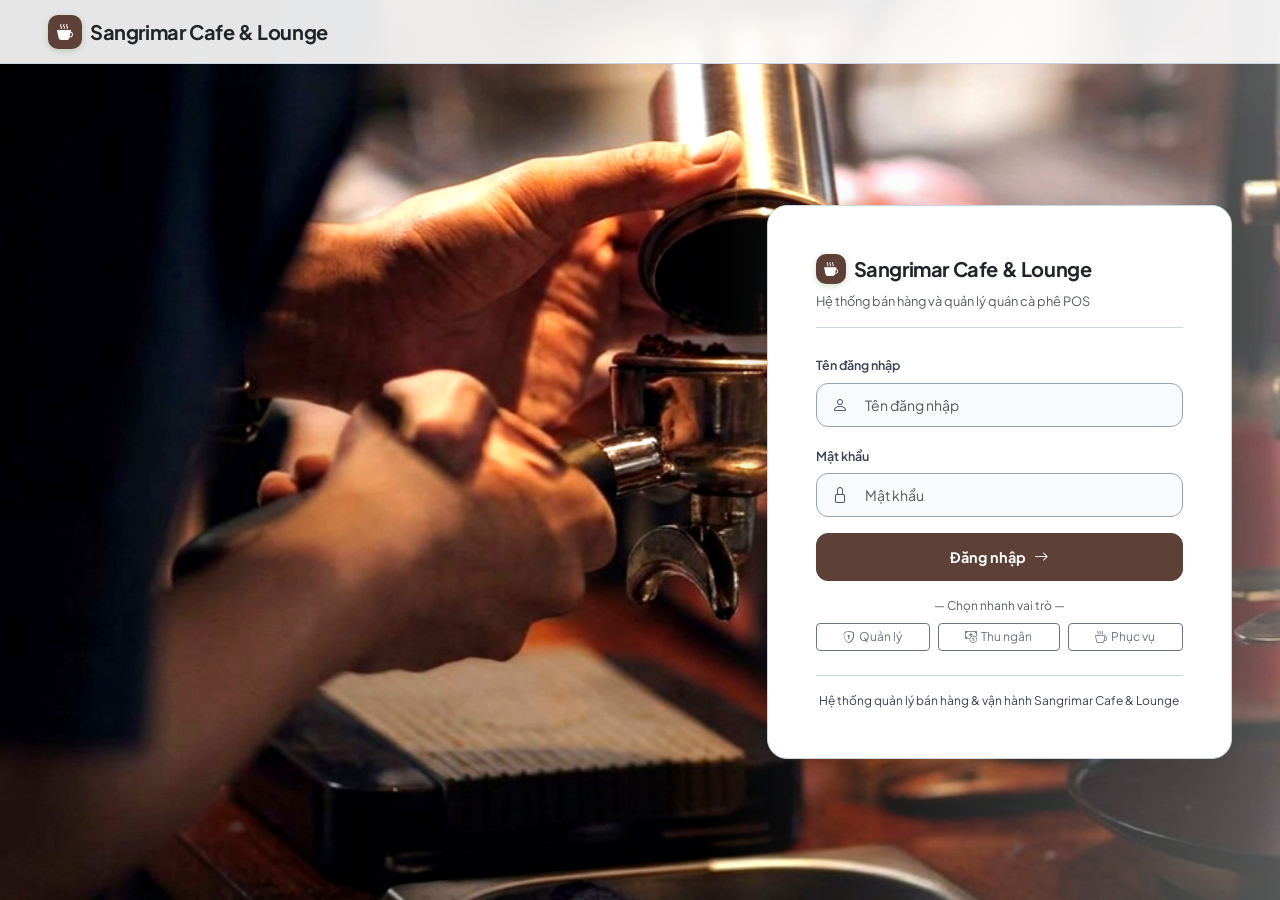
<file: 02_SourceCode_WebJava_Prototype/src/main/resources/static/index.html>
<!DOCTYPE html>
<html lang="vi">
<head>
  <meta charset="UTF-8" />
  <meta name="viewport" content="width=device-width, initial-scale=1.0" />
  <title>Sangrimar Cafe &amp; Lounge - Đăng nhập</title>
  <link rel="preconnect" href="https://fonts.googleapis.com" />
  <link rel="preconnect" href="https://fonts.gstatic.com" crossorigin />
  <link href="https://fonts.googleapis.com/css2?family=Archivo:wght@600;700&family=JetBrains+Mono:wght@500;700&family=Plus+Jakarta+Sans:wght@400;500;600;700&display=swap" rel="stylesheet" />
  <link href="https://cdn.jsdelivr.net/npm/bootstrap@5.3.3/dist/css/bootstrap.min.css" rel="stylesheet" />
  <link href="https://cdn.jsdelivr.net/npm/bootstrap-icons@1.11.3/font/bootstrap-icons.min.css" rel="stylesheet" />
  <link href="css/mossary.css" rel="stylesheet" />
</head>
<body class="d-flex flex-column min-vh-100 position-relative">
    <div class="login-bg-layer">
    <div id="login-bg-parallax" class="login-bg-parallax">
      <img
        src="assets/Gemini_Generated_Image_ehf4p1ehf4p1ehf4_8bd10c52.png"
        alt="Pha chế cà phê espresso tại quầy"
        referrerpolicy="no-referrer"
      />
    </div>
    <div class="login-bg-veil"></div>
  </div>

    <header class="login-header px-4 px-sm-5 d-flex align-items-center">
    <div class="d-flex align-items-center gap-2">
      <span class="brand-badge"><i class="bi bi-cup-hot-fill"></i></span>
      <span class="font-display fw-bold text-dark fs-5" style="letter-spacing:-0.02em;">Sangrimar Cafe &amp; Lounge</span>
    </div>
  </header>

    <main class="position-relative z-1 flex-grow-1 d-flex align-items-center py-4 py-lg-5">
    <div class="container-xxl px-3 px-sm-5">
      <div class="row g-4 g-lg-5 align-items-center">
        <div class="d-none d-lg-block col-lg-7" aria-hidden="true"></div>

                <div class="col-lg-5">
          <div class="login-card p-4 p-sm-5">
            <div class="pb-3 border-bottom" style="border-color:var(--border-subtle) !important;">
              <div class="d-flex align-items-center gap-2 mb-2">
                <span class="brand-badge" style="width:30px;height:30px;font-size:14px;"><i class="bi bi-cup-hot-fill"></i></span>
                <span class="font-display fw-bold text-dark fs-5" style="letter-spacing:-0.02em;">Sangrimar Cafe &amp; Lounge</span>
              </div>
              <p class="mb-0 text-muted" style="font-size:0.8rem;">Hệ thống bán hàng và quản lý quán cà phê POS</p>
            </div>

            <form id="login-form" class="mt-4">
              <div class="mb-3">
                <label for="login-username" class="form-label fw-semibold" style="font-size:0.78rem;color:var(--text-secondary);">
                  Tên đăng nhập
                </label>
                <div class="position-relative">
                  <i class="bi bi-person position-absolute top-50 translate-middle-y ms-3" style="color:var(--text-muted);"></i>
                  <input
                    id="login-username"
                    type="text"
                    class="form-control moss-input ps-5"
                    style="height:44px;"
                    placeholder="Tên đăng nhập"
                    autocomplete="username"
                    required
                  />
                </div>
              </div>

              <div class="mb-3">
                <label for="login-password" class="form-label fw-semibold" style="font-size:0.78rem;color:var(--text-secondary);">
                  Mật khẩu
                </label>
                <div class="position-relative">
                  <i class="bi bi-lock position-absolute top-50 translate-middle-y ms-3" style="color:var(--text-muted);"></i>
                  <input
                    id="login-password"
                    type="password"
                    class="form-control moss-input ps-5"
                    style="height:44px;"
                    placeholder="Mật khẩu"
                    autocomplete="current-password"
                    required
                  />
                </div>
              </div>

              <div id="login-error" class="alert alert-danger py-2 px-3 rounded-3 d-none" style="font-size:0.8rem;" role="alert"></div>

              <button
                id="btn-login-submit"
                type="submit"
                class="btn btn-moss w-100 d-flex align-items-center justify-content-center gap-2 mt-3"
                style="height:48px;font-size:0.9rem;"
              >
                <span id="login-btn-text">Đăng nhập</span>
                <i class="bi bi-arrow-right"></i>
              </button>

                            <div class="mt-3">
                <div class="text-center text-muted mb-2" style="font-size:0.75rem;">— Chọn nhanh vai trò —</div>
                <div class="d-flex gap-2">
                  <button type="button" class="btn btn-sm btn-outline-secondary flex-grow-1" id="btn-quick-quanly" style="font-size:0.75rem;">
                    <i class="bi bi-shield-lock me-1"></i>Quản lý
                  </button>
                  <button type="button" class="btn btn-sm btn-outline-secondary flex-grow-1" id="btn-quick-thungan" style="font-size:0.75rem;">
                    <i class="bi bi-cash-coin me-1"></i>Thu ngân
                  </button>
                  <button type="button" class="btn btn-sm btn-outline-secondary flex-grow-1" id="btn-quick-phucvu" style="font-size:0.75rem;">
                    <i class="bi bi-cup-hot me-1"></i>Phục vụ
                  </button>
                </div>
              </div>
            </form>

            <div class="mt-4 pt-3 border-top text-center" style="border-color:var(--border-subtle) !important;font-size:0.75rem;color:var(--text-secondary);"><span>Hệ thống quản lý bán hàng &amp; vận hành Sangrimar Cafe &amp; Lounge</span></div>
          </div>
        </div>
      </div>
    </div>
  </main>

  <script src="https://cdn.jsdelivr.net/npm/bootstrap@5.3.3/dist/js/bootstrap.bundle.min.js"></script>
  <script src="js/dung-chung.js"></script>
  <script>
    (function () {
      function redirectAfterLogin(u) {
        if (!u) {
          window.location.href = 'banhang.html';
          return;
        }
        var role = String(u.vaiTro || '').toUpperCase();
        if (role === 'QUAN_LY' || role === 'MANAGER' || role === 'ADMIN') {
          window.location.href = 'kho.html';
        } else {
          window.location.href = 'banhang.html';
        }
      }

      var existingUser = MocAn.getCurrentUser();
      if (existingUser && existingUser.tenDangNhap) {
        redirectAfterLogin(existingUser);
        return;
      }

      var form = document.getElementById('login-form');
      var errEl = document.getElementById('login-error');
      var btn = document.getElementById('btn-login-submit');
      var btnText = document.getElementById('login-btn-text');

            var urlParams = new URLSearchParams(window.location.search);
      if (urlParams.get('expired') === '1') {
        errEl.textContent = 'Phiên đăng nhập đã hết hạn, vui lòng đăng nhập lại.';
        errEl.className = 'alert alert-warning py-2 px-3 rounded-3';
      }

            function setCredentials(user, pass) {
        document.getElementById('login-username').value = user;
        document.getElementById('login-password').value = pass;
        errEl.className = 'alert alert-danger py-2 px-3 rounded-3 d-none';
      }

      var qQuanLy = document.getElementById('btn-quick-quanly');
      if (qQuanLy) qQuanLy.addEventListener('click', function () { setCredentials('quanly', 'quanly'); });
      var qThuNgan = document.getElementById('btn-quick-thungan');
      if (qThuNgan) qThuNgan.addEventListener('click', function () { setCredentials('thungan', 'thungan'); });
      var qPhucVu = document.getElementById('btn-quick-phucvu');
      if (qPhucVu) qPhucVu.addEventListener('click', function () { setCredentials('phucvu', 'phucvu'); });

            var parallax = document.getElementById('login-bg-parallax');
      if (parallax) {
        document.addEventListener('pointermove', function (e) {
          var nx = (e.clientX / Math.max(1, window.innerWidth)) - 0.5;
          var ny = (e.clientY / Math.max(1, window.innerHeight)) - 0.5;
          var dx = Math.max(-8, Math.min(8, -nx * 14));
          var dy = Math.max(-6, Math.min(6, -ny * 10));
          parallax.style.transform = 'scale(1.04) translate(' + dx.toFixed(1) + 'px, ' + dy.toFixed(1) + 'px)';
        });
      }

      form.addEventListener('submit', async function (e) {
        e.preventDefault();
        errEl.className = 'alert alert-danger py-2 px-3 rounded-3 d-none';
        btn.disabled = true;
        btnText.textContent = 'Đang xác thực...';

        try {
          var data = await MocAn.apiFetch('/api/auth/login', {
            method: 'POST',
            headers: { 'Content-Type': 'application/json' },
            body: JSON.stringify({
              tenDangNhap: document.getElementById('login-username').value,
              matKhau: document.getElementById('login-password').value
            })
          });
          MocAn.setCurrentUser(data);
          redirectAfterLogin(data);
        } catch (err) {
          errEl.textContent = err.message || 'Đăng nhập thất bại.';
          errEl.className = 'alert alert-danger py-2 px-3 rounded-3';
        } finally {
          btn.disabled = false;
          btnText.textContent = 'Đăng nhập';
        }
      });
    })();
  </script>
</body>
</html>
</file>
<file: 02_SourceCode_WebJava_Prototype/src/main/resources/static/css/mossary.css>
/** Giao diện hệ thống Sangrimar Cafe & Lounge */

:root {
  color-scheme: light;
  
  --bg-page: #F8F9FA;
  --bg-surface: #FFFFFF;
  --bg-surface-subtle: #F1F5F9;
  --bg-surface-muted: #F1F5F9;
  --bg-surface-hover: #F8FAFC;
  --bg-topbar: #FFFFFF;
  --bg-canvas: #F8F9FA;
  --bg-sidebar: #FFFFFF;
  --bg-header: #FFFFFF;

  
  --text-primary: #111827;
  --text-secondary: #374151;
  --text-muted: #4B5563;

  
  --border-default: #CBD5E1;
  --border-strong: #94A3B8;
  --border-subtle: #CBD5E1;

  
  --brand-primary: #5D4037;
  --brand-accent: #8D6E63;
  --brand-tint: #FBF8F4;

  --accent-primary: #5D4037;
  --accent-hover: #4E342E;
  --accent-text: #FFFFFF;
  --accent-soft: #FBF8F4;
  --accent-soft-text: #5D4037;
  --btn-dark: #3E2723;
  --btn-dark-hover: #2E1C18;
  --btn-dark-text: #FFFFFF;

  
  --table-empty-border: #0D6EFD;     
  --table-empty-bg: #EFF6FF;
  --table-serving-border: #198754;   
  --table-serving-bg: #ECFDF5;
  --table-paying-border: #D97706;    
  --table-paying-bg: #FFFBEB;

  
  --stock-ok-text: #15803D;
  --stock-ok-bg: #F0FDF4;
  --stock-low-text: #B45309;
  --stock-low-bg: #FFFBEB;
  --stock-out-text: #B91C1C;
  --stock-out-bg: #FEF2F2;

  --status-success-text: #15803d;
  --status-warning-text: #b45309;
  --status-danger-text: #dc2626;

  --font-display: "Roboto", "Plus Jakarta Sans", system-ui, sans-serif;
  --font-sans: "Roboto", "Plus Jakarta Sans", system-ui, -apple-system, sans-serif;
  --font-mono: "JetBrains Mono", ui-monospace, SFMono-Regular, Menlo, monospace;
}

* {
  box-sizing: border-box;
}

body {
  font-family: var(--font-sans);
  background-color: var(--bg-canvas);
  color: var(--text-primary);
  margin: 0;
  min-height: 100vh;
}

.font-display {
  font-family: var(--font-display);
}

.font-mono {
  font-family: var(--font-mono);
}

.tabular-nums {
  font-variant-numeric: tabular-nums;
}

.brand-badge {
  width: 34px;
  height: 34px;
  border-radius: 10px;
  background-color: var(--accent-primary);
  color: var(--accent-text);
  display: inline-flex;
  align-items: center;
  justify-content: center;
  flex-shrink: 0;
  box-shadow: 0 2px 6px rgba(74, 124, 44, 0.25);
}

.btn-moss {
  background-color: var(--accent-primary);
  border-color: var(--accent-primary);
  color: var(--accent-text);
  font-weight: 700;
  border-radius: 12px;
}

.btn-moss:hover,
.btn-moss:focus {
  background-color: var(--accent-hover);
  border-color: var(--accent-hover);
  color: var(--accent-text);
}

.btn-forest {
  background-color: var(--btn-dark);
  border-color: var(--btn-dark);
  color: var(--btn-dark-text);
  font-weight: 600;
  border-radius: 12px;
}

.btn-forest:hover,
.btn-forest:focus {
  background-color: var(--btn-dark-hover);
  border-color: var(--btn-dark-hover);
  color: var(--btn-dark-text);
}

.moss-card {
  background-color: var(--bg-surface);
  border: 1px solid var(--border-subtle);
  border-radius: 16px;
}

.moss-input,
.moss-select {
  background-color: var(--bg-surface-hover);
  border: 1px solid var(--border-strong);
  border-radius: 12px;
  color: var(--text-primary);
  font-size: 0.875rem;
}

.moss-input:focus,
.moss-select:focus {
  background-color: var(--bg-surface);
  border-color: var(--accent-primary);
  box-shadow: 0 0 0 3px rgba(74, 124, 44, 0.12);
  color: var(--text-primary);
}

.login-header {
  position: relative;
  z-index: 20;
  height: 64px;
  background: rgba(255, 255, 255, 0.9);
  backdrop-filter: blur(10px);
  border-bottom: 1px solid var(--border-subtle);
}

.login-bg-layer {
  position: fixed;
  inset: 0;
  z-index: 0;
  overflow: hidden;
  pointer-events: none;
}

.login-bg-parallax {
  width: 100%;
  height: 100%;
  transform: scale(1.04);
  transition: transform 0.25s ease-out;
  will-change: transform;
}

.login-bg-layer img {
  width: 100%;
  height: 100%;
  object-fit: cover;
  object-position: 38% 45%;
  filter: brightness(1.22) contrast(1.06) saturate(1.08);
  display: block;
}

.login-bg-veil {
  position: absolute;
  inset: 0;
  background: linear-gradient(to right, transparent 0%, transparent 55%, rgba(245, 248, 242, 0.35) 100%);
}

.login-card {
  background-color: #ffffff;
  border: 1px solid var(--border-subtle);
  border-radius: 20px;
  box-shadow: 0 24px 60px rgba(17, 30, 23, 0.18);
}

.app-layout {
  display: flex;
  flex-direction: column;
  min-height: 100vh;
  width: 100%;
}

.app-sidebar {
  display: none !important;
}

.app-topbar {
  height: 68px;
  background-color: var(--bg-topbar);
  border-bottom: 2px solid var(--border-default);
  position: sticky;
  top: 0;
  z-index: 1020;
}

.topbar-nav-link {
  text-decoration: none;
  font-size: 0.875rem;
  font-weight: 500;
  color: var(--text-secondary);
  padding: 8px 14px;
  border-radius: 8px;
  transition: all 0.15s ease;
  display: flex;
  align-items: center;
  gap: 8px;
  white-space: nowrap;
}

.topbar-nav-link:hover {
  color: var(--brand-primary);
  background-color: var(--brand-tint);
}

.topbar-nav-link.active {
  color: var(--brand-primary);
  background-color: var(--brand-tint);
  border-bottom: 3px solid var(--brand-primary);
  border-radius: 8px 8px 0 0;
  font-weight: 700;
}

.moss-tabs {
  display: inline-flex;
  gap: 4px;
  padding: 4px;
  background-color: var(--bg-surface-muted);
  border: 1px solid var(--border-default);
  border-radius: 12px;
  overflow-x: auto;
}

.moss-tab-btn {
  border: 0;
  background: transparent;
  color: var(--text-secondary);
  font-size: 0.75rem;
  font-weight: 500;
  padding: 6px 12px;
  border-radius: 8px;
  white-space: nowrap;
  cursor: pointer;
  transition: all 0.15s ease;
}

.moss-tab-btn:hover {
  color: var(--text-primary);
}

.moss-tab-btn.active {
  background-color: var(--bg-surface);
  color: var(--brand-primary);
  font-weight: 700;
  box-shadow: 0 1px 2px rgba(17, 30, 23, 0.08);
}

.pos-table-btn {
  width: 100%;
  min-height: 88px;
  padding: 10px 12px;
  border-radius: 12px;
  border: 2.5px solid var(--border-default);
  background-color: var(--bg-surface);
  color: var(--text-primary);
  text-align: left;
  display: flex;
  flex-direction: column;
  justify-content: space-between;
  transition: all 0.15s ease;
  cursor: pointer;
  position: relative;
}

.pos-table-btn:hover {
  transform: translateY(-2px);
  box-shadow: 0 4px 12px rgba(0, 0, 0, 0.08);
}

.pos-table-btn.status-trong {
  border: 2.5px solid var(--table-empty-border) !important;
  background-color: var(--table-empty-bg) !important;
}
.pos-table-btn.status-trong .table-badge {
  background-color: #dbeafe;
  color: #1d4ed8;
  font-size: 0.68rem;
  padding: 2px 7px;
  border-radius: 6px;
  font-weight: 600;
}

.pos-table-btn.status-dang-dung-nuoc {
  border: 2.5px solid var(--table-serving-border) !important;
  background-color: var(--table-serving-bg) !important;
}
.pos-table-btn.status-dang-dung-nuoc .table-badge {
  background-color: #dcfce7;
  color: #15803d;
  font-size: 0.68rem;
  padding: 2px 7px;
  border-radius: 6px;
  font-weight: 600;
}

.pos-table-btn.status-cho-thanh-toan {
  border: 2.5px solid var(--table-paying-border) !important;
  background-color: var(--table-paying-bg) !important;
}
.pos-table-btn.status-cho-thanh-toan .table-badge {
  background-color: #fef3c7;
  color: #b45309;
  font-size: 0.68rem;
  padding: 2px 7px;
  border-radius: 6px;
  font-weight: 600;
}

.table-amount {
  display: inline-flex;
  align-items: center;
  gap: 2px;
  font-weight: 700;
  font-size: 0.78rem;
  color: #111827;
  font-family: var(--font-mono);
  white-space: nowrap;
}

.stock-badge-ok {
  background-color: var(--stock-ok-bg);
  color: var(--stock-ok-text);
  border: 1px solid rgba(21, 128, 61, 0.3);
  font-size: 0.72rem;
  font-weight: 600;
  padding: 3px 8px;
  border-radius: 6px;
}

.stock-badge-low {
  background-color: var(--stock-low-bg);
  color: var(--stock-low-text);
  border: 1px solid rgba(180, 83, 9, 0.35);
  font-size: 0.72rem;
  font-weight: 600;
  padding: 3px 8px;
  border-radius: 6px;
}

.stock-badge-out {
  background-color: var(--stock-out-bg);
  color: var(--stock-out-text);
  border: 1px solid rgba(185, 28, 28, 0.35);
  font-size: 0.72rem;
  font-weight: 700;
  padding: 3px 8px;
  border-radius: 6px;
}

.menu-card.out-of-stock {
  opacity: 0.62;
  filter: grayscale(40%);
}

.pos-table-btn.selected {
  transform: translateY(-2px);
  box-shadow: 0 0 0 3px rgba(13, 110, 253, 0.35), 0 6px 16px rgba(15, 23, 42, 0.12);
}
.pos-table-btn.status-dang-dung-nuoc.selected {
  box-shadow: 0 0 0 3px rgba(25, 135, 84, 0.4), 0 6px 16px rgba(15, 23, 42, 0.12);
}
.pos-table-btn.status-cho-thanh-toan.selected {
  box-shadow: 0 0 0 3px rgba(217, 119, 6, 0.45), 0 6px 16px rgba(15, 23, 42, 0.12);
}

.pos-table-btn.takeaway-card {
  border-color: #334155;
  background-color: #1e293b;
  color: #ffffff;
}
.pos-table-btn.takeaway-card .table-badge {
  background-color: #475569;
  color: #f8fafc;
  font-size: 0.68rem;
  padding: 2px 7px;
  border-radius: 6px;
  font-weight: 600;
}
.pos-table-btn.takeaway-card.selected {
  box-shadow: 0 0 0 3px rgba(51, 65, 85, 0.5), 0 6px 16px rgba(15, 23, 42, 0.25);
}

.menu-card {
  border: 1px solid var(--border-subtle);
  border-radius: 16px;
  overflow: hidden;
  background-color: var(--bg-surface);
  display: flex;
  flex-direction: column;
  height: 100%;
  transition: border-color 0.15s ease, transform 0.15s ease;
}

.menu-card:hover {
  border-color: var(--accent-primary);
}

.menu-card-media {
  position: relative;
  aspect-ratio: 4 / 3;
  background-color: var(--bg-surface-muted);
  overflow: hidden;
}

.menu-card-media img {
  width: 100%;
  height: 100%;
  object-fit: cover;
  transition: transform 0.3s ease;
}

.menu-card:hover .menu-card-media img {
  transform: scale(1.03);
}

.menu-card-overlay {
  position: absolute;
  inset: auto 0 0 0;
  height: 64px;
  padding: 12px;
  background: linear-gradient(to top, rgba(0, 0, 0, 0.8), rgba(0, 0, 0, 0.3), transparent);
  display: flex;
  align-items: flex-end;
  justify-content: space-between;
  color: #ffffff;
}

.pos-ticket {
  border: 1px solid var(--border-subtle);
  border-radius: 16px;
  background-color: var(--bg-surface);
  padding: 20px;
}

@media (min-width: 1200px) {
  .pos-ticket {
    position: sticky;
    top: 96px;
  }
}

.dashed-divider-bottom {
  border-bottom: 1px dashed var(--border-strong);
}

.dashed-divider-top {
  border-top: 1px dashed var(--border-strong);
}

.badge-low-stock {
  display: inline-flex;
  align-items: center;
  gap: 5px;
  padding: 4px 10px;
  border-radius: 8px;
  background-color: #dc2626;
  color: #ffffff;
  font-size: 0.72rem;
  font-weight: 700;
}

.badge-ok-stock {
  display: inline-flex;
  align-items: center;
  gap: 5px;
  padding: 4px 10px;
  border-radius: 8px;
  background-color: rgba(21, 128, 61, 0.1);
  border: 1px solid rgba(21, 128, 61, 0.3);
  color: var(--status-success-text);
  font-size: 0.75rem;
  font-weight: 600;
}

.badge-warn {
  display: inline-flex;
  align-items: center;
  gap: 5px;
  padding: 4px 10px;
  border-radius: 8px;
  background-color: rgba(180, 83, 9, 0.12);
  border: 1px solid rgba(180, 83, 9, 0.35);
  color: var(--status-warning-text);
  font-size: 0.75rem;
  font-weight: 600;
}

.badge-muted {
  display: inline-flex;
  align-items: center;
  gap: 5px;
  padding: 4px 10px;
  border-radius: 8px;
  background-color: var(--bg-surface-muted);
  color: var(--text-secondary);
  font-size: 0.75rem;
  font-weight: 600;
}

.table-moss > :not(caption) > * > * {
  border-bottom-color: var(--border-subtle);
  padding-top: 12px;
  padding-bottom: 12px;
  vertical-align: middle;
}

.row-low-stock > td {
  background-color: rgba(220, 38, 38, 0.06) !important;
}

.modal-content {
  border-radius: 18px;
  border: 1px solid var(--border-subtle);
  background-color: var(--bg-surface);
  color: var(--text-primary);
}

@media print {
  @page {
    size: auto;
    margin: 6mm 8mm;
  }

  body {
    background: #ffffff !important;
    color: #000000 !important;
    font-size: 11pt !important;
    -webkit-print-color-adjust: exact !important;
    print-color-adjust: exact !important;
  }

  
  .app-layout,
  #app-sidebar-root,
  #app-topbar-root,
  .modal-backdrop,
  .btn,
  button,
  .no-print {
    display: none !important;
  }

  
  .modal {
    position: static !important;
    display: block !important;
    overflow: visible !important;
    background: transparent !important;
    padding: 0 !important;
  }

  .modal:not(.show) {
    display: none !important;
  }

  .modal-dialog {
    position: static !important;
    margin: 0 auto !important;
    max-width: 480px !important;
    width: 100% !important;
    transform: none !important;
  }

  .modal-content {
    border: 1.5px solid #000000 !important;
    box-shadow: none !important;
    padding: 12px !important;
    background: #ffffff !important;
    border-radius: 6px !important;
  }

  .modal-body {
    padding: 0 !important;
    color: #000000 !important;
  }

  
  table {
    width: 100% !important;
    border-collapse: collapse !important;
  }

  table th, table td {
    color: #000000 !important;
    border-color: #333333 !important;
    padding: 4px 2px !important;
  }

  .border-dark, .border-secondary, .border-top, .border-bottom {
    border-color: #000000 !important;
  }

  .text-muted, .text-secondary {
    color: #333333 !important;
  }

  .badge {
    border: 1px solid #000000 !important;
    color: #000000 !important;
    background: transparent !important;
  }

  img {
    max-width: 150px !important;
    page-break-inside: avoid;
  }
}
</file>
